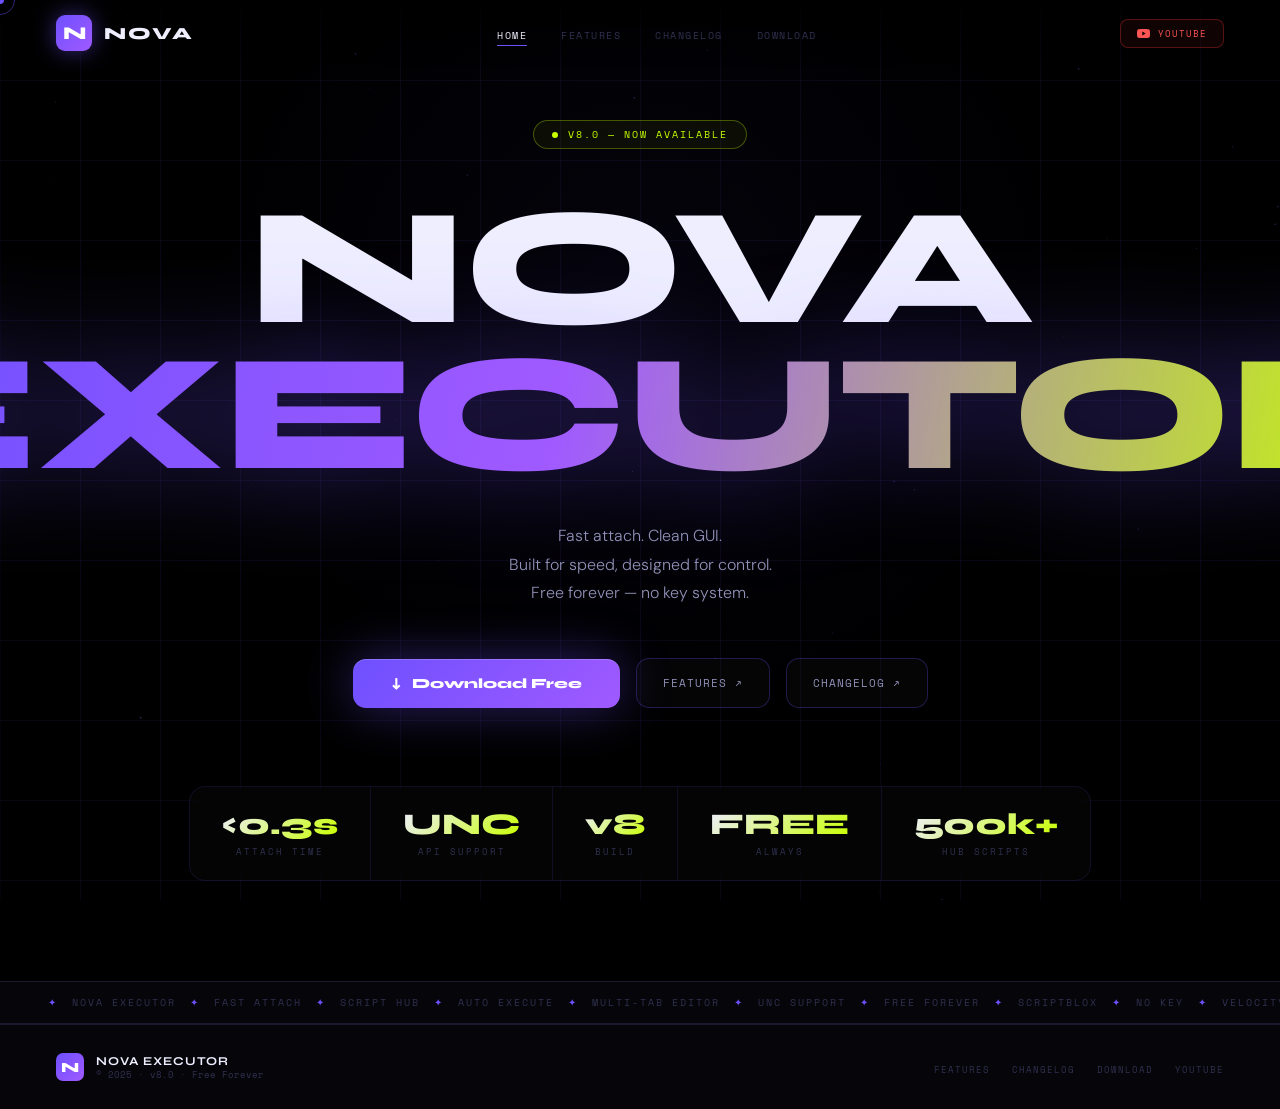
<file: index.html>
<!DOCTYPE html>
<html lang="en">
<head>
<meta charset="UTF-8"><meta name="viewport" content="width=device-width,initial-scale=1.0">
<title>Nova Executor — Home</title>
<link rel="stylesheet" href="style.css">
<style>
#hero{min-height:100vh;display:flex;flex-direction:column;align-items:center;justify-content:center;text-align:center;padding:120px 24px 100px;overflow:hidden}
.hbadge{display:inline-flex;align-items:center;gap:10px;border:1px solid rgba(200,255,0,.3);border-radius:100px;padding:6px 18px;margin-bottom:46px;font-family:'Space Mono',monospace;font-size:10px;color:var(--accy);letter-spacing:2px;text-transform:uppercase;background:rgba(200,255,0,.05);animation:fadeDown .8s ease both}
.bl{width:6px;height:6px;border-radius:50%;background:var(--accy);animation:blink 1.4s ease infinite;flex-shrink:0}
.htitle{font-family:'Syne',sans-serif;font-size:clamp(70px,13vw,168px);font-weight:800;line-height:.88;letter-spacing:-2px;animation:fadeUp .8s .1s ease both}
.htitle .t1{display:block;color:var(--text)}
.htitle .t2{display:block;background:linear-gradient(100deg,var(--acc) 0%,var(--acch) 45%,var(--accy) 100%);-webkit-background-clip:text;-webkit-text-fill-color:transparent;filter:drop-shadow(0 0 55px rgba(110,80,255,.45))}
.hsub{max-width:460px;margin:34px auto 50px;font-size:16px;font-weight:300;color:var(--text2);line-height:1.8;animation:fadeUp .8s .2s ease both}
.hacts{display:flex;align-items:center;gap:16px;flex-wrap:wrap;justify-content:center;animation:fadeUp .8s .3s ease both}
.hstats{display:flex;margin-top:78px;border:1px solid var(--b);border-radius:16px;overflow:hidden;background:rgba(255,255,255,.015);animation:fadeUp .8s .4s ease both;backdrop-filter:blur(12px)}
.hs{flex:1;padding:22px 32px;text-align:center;border-right:1px solid var(--b);transition:background .25s}
.hs:last-child{border-right:none}
.hs:hover{background:rgba(110,80,255,.07)}
.hsv{font-family:'Syne',sans-serif;font-size:30px;font-weight:800;background:linear-gradient(135deg,var(--text),var(--accy));-webkit-background-clip:text;-webkit-text-fill-color:transparent;line-height:1}
.hsl{font-family:'Space Mono',monospace;font-size:9px;color:var(--muted);letter-spacing:2px;text-transform:uppercase;margin-top:6px}
</style>
</head>
<body>
<canvas id="bgc"></canvas>
<div id="cd"></div><div id="cr"></div>

<nav id="nav">
  <a href="welcome.html" class="nl"><div class="nn">N</div><span class="nw">Nova</span></a>
  <ul class="nlinks">
    <li><a href="index.html">Home</a></li>
    <li><a href="features.html">Features</a></li>
    <li><a href="changelog.html">Changelog</a></li>
    <li><a href="download.html">Download</a></li>
  </ul>
  <a href="https://www.youtube.com/@Lmaosbros" target="_blank" rel="noopener" class="nyt">
    <svg width="13" height="13" viewBox="0 0 24 24"><path d="M23.5 6.2a3 3 0 0 0-2.1-2.1C19.5 3.5 12 3.5 12 3.5s-7.5 0-9.4.6A3 3 0 0 0 .5 6.2 31 31 0 0 0 0 12a31 31 0 0 0 .5 5.8 3 3 0 0 0 2.1 2.1c1.9.6 9.4.6 9.4.6s7.5 0 9.4-.6a3 3 0 0 0 2.1-2.1A31 31 0 0 0 24 12a31 31 0 0 0-.5-5.8zM9.75 15.5V8.5l6.25 3.5-6.25 3.5z" fill="currentColor"/></svg>
    YouTube
  </a>
</nav>

<section id="hero">
  <div class="hbadge"><span class="bl"></span><span>v8.0 — Now Available</span></div>
  <h1 class="htitle"><span class="t1">NOVA</span><span class="t2">EXECUTOR</span></h1>
  <p class="hsub">Fast attach. Clean GUI.<br>Built for speed, designed for control.<br>Free forever — no key system.</p>
  <div class="hacts">
    <a href="download.html" class="bdl"><span>↓</span><span>Download Free</span></a>
    <a href="features.html" class="bol">Features ↗</a>
    <a href="changelog.html" class="bol">Changelog ↗</a>
  </div>
  <div class="hstats rv">
    <div class="hs"><div class="hsv">&lt;0.3s</div><div class="hsl">Attach Time</div></div>
    <div class="hs"><div class="hsv">UNC</div><div class="hsl">API Support</div></div>
    <div class="hs"><div class="hsv">v8</div><div class="hsl">Build</div></div>
    <div class="hs"><div class="hsv">FREE</div><div class="hsl">Always</div></div>
    <div class="hs"><div class="hsv">500k+</div><div class="hsl">Hub Scripts</div></div>
  </div>
</section>

<div class="tw"><div class="tt">
  <div class="ti"><span class="s">✦</span>Nova Executor<span class="s">✦</span>Fast Attach<span class="s">✦</span>Script Hub<span class="s">✦</span>Auto Execute<span class="s">✦</span>Multi-Tab Editor<span class="s">✦</span>UNC Support<span class="s">✦</span>Free Forever<span class="s">✦</span>ScriptBlox<span class="s">✦</span>No Key<span class="s">✦</span>VelocityAPI<span class="s">✦</span>weao.gg</div>
  <div class="ti"><span class="s">✦</span>Nova Executor<span class="s">✦</span>Fast Attach<span class="s">✦</span>Script Hub<span class="s">✦</span>Auto Execute<span class="s">✦</span>Multi-Tab Editor<span class="s">✦</span>UNC Support<span class="s">✦</span>Free Forever<span class="s">✦</span>ScriptBlox<span class="s">✦</span>No Key<span class="s">✦</span>VelocityAPI<span class="s">✦</span>weao.gg</div>
</div></div>

<footer>
  <div class="fl"><div class="fn2">N</div><div><div class="fname2">NOVA EXECUTOR</div><div class="fcopy">© 2025 · v8.0 · Free Forever</div></div></div>
  <ul class="flinks">
    <li><a href="features.html">Features</a></li>
    <li><a href="changelog.html">Changelog</a></li>
    <li><a href="download.html">Download</a></li>
    <li><a href="https://www.youtube.com/@Lmaosbros" target="_blank">YouTube</a></li>
  </ul>
</footer>
<script src="app.js"></script>
</body>
</html>
</file>
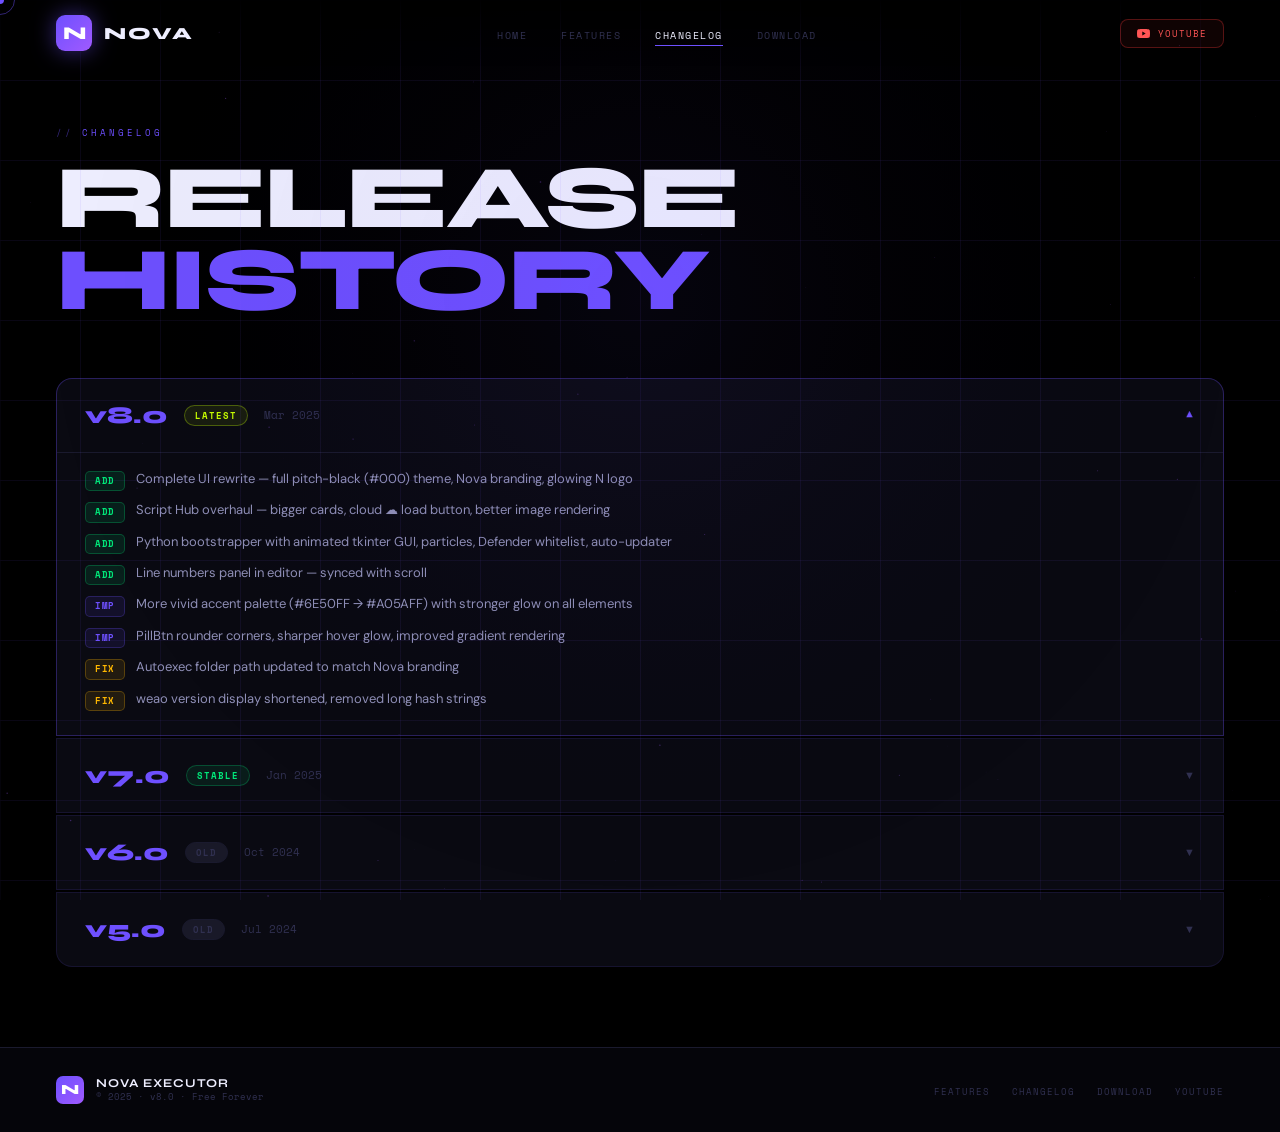
<file: changelog.html>
<!DOCTYPE html>
<html lang="en">
<head>
<meta charset="UTF-8"><meta name="viewport" content="width=device-width,initial-scale=1.0">
<title>Nova Executor — Changelog</title>
<link rel="stylesheet" href="style.css">
<style>
.clist{display:flex;flex-direction:column;gap:2px;margin-top:56px}
.ce{border:1px solid var(--b);background:var(--bg2);overflow:hidden;transition:border-color .2s}
.ce:first-child{border-radius:16px 16px 0 0}.ce:last-child{border-radius:0 0 16px 16px}
.ce.open{border-color:rgba(110,80,255,.32)}
.ceh{display:flex;align-items:center;justify-content:space-between;padding:22px 28px;cursor:none;transition:background .2s}
.ceh:hover{background:rgba(110,80,255,.04)}
.cel{display:flex;align-items:center;gap:16px}
.cev{font-family:'Syne',sans-serif;font-size:24px;font-weight:800;color:var(--acc);min-width:70px}
.chip{padding:3px 10px;border-radius:100px;font-family:'Space Mono',monospace;font-size:9px;font-weight:700;letter-spacing:1px;text-transform:uppercase;border:1px solid}
.chip.la{background:rgba(200,255,0,.08);color:var(--accy);border-color:rgba(200,255,0,.3)}
.chip.st{background:rgba(0,232,122,.08);color:var(--green);border-color:rgba(0,232,122,.25)}
.chip.ol{background:rgba(60,60,90,.3);color:var(--muted);border-color:var(--dim)}
.ced{font-family:'Space Mono',monospace;font-size:11px;color:var(--muted)}
.chev{color:var(--muted);font-size:11px;transition:transform .3s}
.ce.open .chev{transform:rotate(180deg);color:var(--acc)}
.cb{max-height:0;overflow:hidden;transition:max-height .45s ease}
.ce.open .cb{max-height:700px}
.cbi{padding:0 28px 24px;border-top:1px solid var(--dim)}
.cch{display:flex;flex-direction:column;gap:9px;margin-top:16px}
.cc{display:flex;align-items:flex-start;gap:11px;font-size:13px;color:var(--text2);line-height:1.6}
.ct{padding:2px 9px;border-radius:5px;font-size:9px;font-weight:700;font-family:'Space Mono',monospace;letter-spacing:.5px;flex-shrink:0;margin-top:2px;border:1px solid}
.ct.add{background:rgba(0,232,122,.1);color:var(--green);border-color:rgba(0,232,122,.25)}
.ct.fix{background:rgba(255,184,0,.1);color:var(--gold);border-color:rgba(255,184,0,.25)}
.ct.imp{background:rgba(110,80,255,.1);color:var(--acc);border-color:rgba(110,80,255,.25)}
.ct.rem{background:rgba(255,59,92,.1);color:var(--red);border-color:rgba(255,59,92,.25)}
</style>
</head>
<body>
<canvas id="bgc"></canvas>
<div id="cd"></div><div id="cr"></div>
<nav id="nav">
  <a href="welcome.html" class="nl"><div class="nn">N</div><span class="nw">Nova</span></a>
  <ul class="nlinks">
    <li><a href="index.html">Home</a></li>
    <li><a href="features.html">Features</a></li>
    <li><a href="changelog.html">Changelog</a></li>
    <li><a href="download.html">Download</a></li>
  </ul>
  <a href="https://www.youtube.com/@Lmaosbros" target="_blank" rel="noopener" class="nyt">
    <svg width="13" height="13" viewBox="0 0 24 24"><path d="M23.5 6.2a3 3 0 0 0-2.1-2.1C19.5 3.5 12 3.5 12 3.5s-7.5 0-9.4.6A3 3 0 0 0 .5 6.2 31 31 0 0 0 0 12a31 31 0 0 0 .5 5.8 3 3 0 0 0 2.1 2.1c1.9.6 9.4.6 9.4.6s7.5 0 9.4-.6a3 3 0 0 0 2.1-2.1A31 31 0 0 0 24 12a31 31 0 0 0-.5-5.8zM9.75 15.5V8.5l6.25 3.5-6.25 3.5z" fill="currentColor"/></svg>
    YouTube
  </a>
</nav>

<div class="page-wrap">
  <div class="ey rv">Changelog</div>
  <h1 class="page-title rv">RELEASE<br><span>HISTORY</span></h1>

  <div class="clist rv">
    <div class="ce open">
      <div class="ceh"><div class="cel"><div class="cev">v8.0</div><span class="chip la">Latest</span><span class="ced">Mar 2025</span></div><span class="chev">▼</span></div>
      <div class="cb"><div class="cbi"><div class="cch">
        <div class="cc"><span class="ct add">ADD</span><span>Complete UI rewrite — full pitch-black (#000) theme, Nova branding, glowing N logo</span></div>
        <div class="cc"><span class="ct add">ADD</span><span>Script Hub overhaul — bigger cards, cloud ☁ load button, better image rendering</span></div>
        <div class="cc"><span class="ct add">ADD</span><span>Python bootstrapper with animated tkinter GUI, particles, Defender whitelist, auto-updater</span></div>
        <div class="cc"><span class="ct add">ADD</span><span>Line numbers panel in editor — synced with scroll</span></div>
        <div class="cc"><span class="ct imp">IMP</span><span>More vivid accent palette (#6E50FF → #A05AFF) with stronger glow on all elements</span></div>
        <div class="cc"><span class="ct imp">IMP</span><span>PillBtn rounder corners, sharper hover glow, improved gradient rendering</span></div>
        <div class="cc"><span class="ct fix">FIX</span><span>Autoexec folder path updated to match Nova branding</span></div>
        <div class="cc"><span class="ct fix">FIX</span><span>weao version display shortened, removed long hash strings</span></div>
      </div></div></div>
    </div>
    <div class="ce">
      <div class="ceh"><div class="cel"><div class="cev">v7.0</div><span class="chip st">Stable</span><span class="ced">Jan 2025</span></div><span class="chev">▼</span></div>
      <div class="cb"><div class="cbi"><div class="cch">
        <div class="cc"><span class="ct add">ADD</span><span>Script Hub with live ScriptBlox.com API — Trending &amp; Latest tabs</span></div>
        <div class="cc"><span class="ct add">ADD</span><span>Multi-tab system with close/add buttons and script persistence</span></div>
        <div class="cc"><span class="ct add">ADD</span><span>Animated toast notification system (fade in/out, colored variants)</span></div>
        <div class="cc"><span class="ct add">ADD</span><span>weao.gg version check — compares local Roblox build against live API</span></div>
        <div class="cc"><span class="ct fix">FIX</span><span>ScriptCard image loading race condition resolved</span></div>
      </div></div></div>
    </div>
    <div class="ce">
      <div class="ceh"><div class="cel"><div class="cev">v6.0</div><span class="chip ol">Old</span><span class="ced">Oct 2024</span></div><span class="chev">▼</span></div>
      <div class="cb"><div class="cbi"><div class="cch">
        <div class="cc"><span class="ct add">ADD</span><span>Auto Executor — folder watcher runs scripts automatically on every inject</span></div>
        <div class="cc"><span class="ct add">ADD</span><span>Settings page with animated toggle switches</span></div>
        <div class="cc"><span class="ct imp">IMP</span><span>Sidebar navigation with animated active indicator</span></div>
        <div class="cc"><span class="ct fix">FIX</span><span>Window drag behavior while maximized</span></div>
      </div></div></div>
    </div>
    <div class="ce">
      <div class="ceh"><div class="cel"><div class="cev">v5.0</div><span class="chip ol">Old</span><span class="ced">Jul 2024</span></div><span class="chev">▼</span></div>
      <div class="cb"><div class="cbi"><div class="cch">
        <div class="cc"><span class="ct add">ADD</span><span>Maximize/restore with double-click title bar</span></div>
        <div class="cc"><span class="ct add">ADD</span><span>Custom resize grip in bottom-right corner</span></div>
        <div class="cc"><span class="ct rem">REM</span><span>Legacy injection replaced with VelocityAPI v2</span></div>
      </div></div></div>
    </div>
  </div>
</div>

<footer>
  <div class="fl"><div class="fn2">N</div><div><div class="fname2">NOVA EXECUTOR</div><div class="fcopy">© 2025 · v8.0 · Free Forever</div></div></div>
  <ul class="flinks">
    <li><a href="features.html">Features</a></li>
    <li><a href="changelog.html">Changelog</a></li>
    <li><a href="download.html">Download</a></li>
    <li><a href="https://www.youtube.com/@Lmaosbros" target="_blank">YouTube</a></li>
  </ul>
</footer>
<script src="app.js"></script>
</body>
</html>
</file>
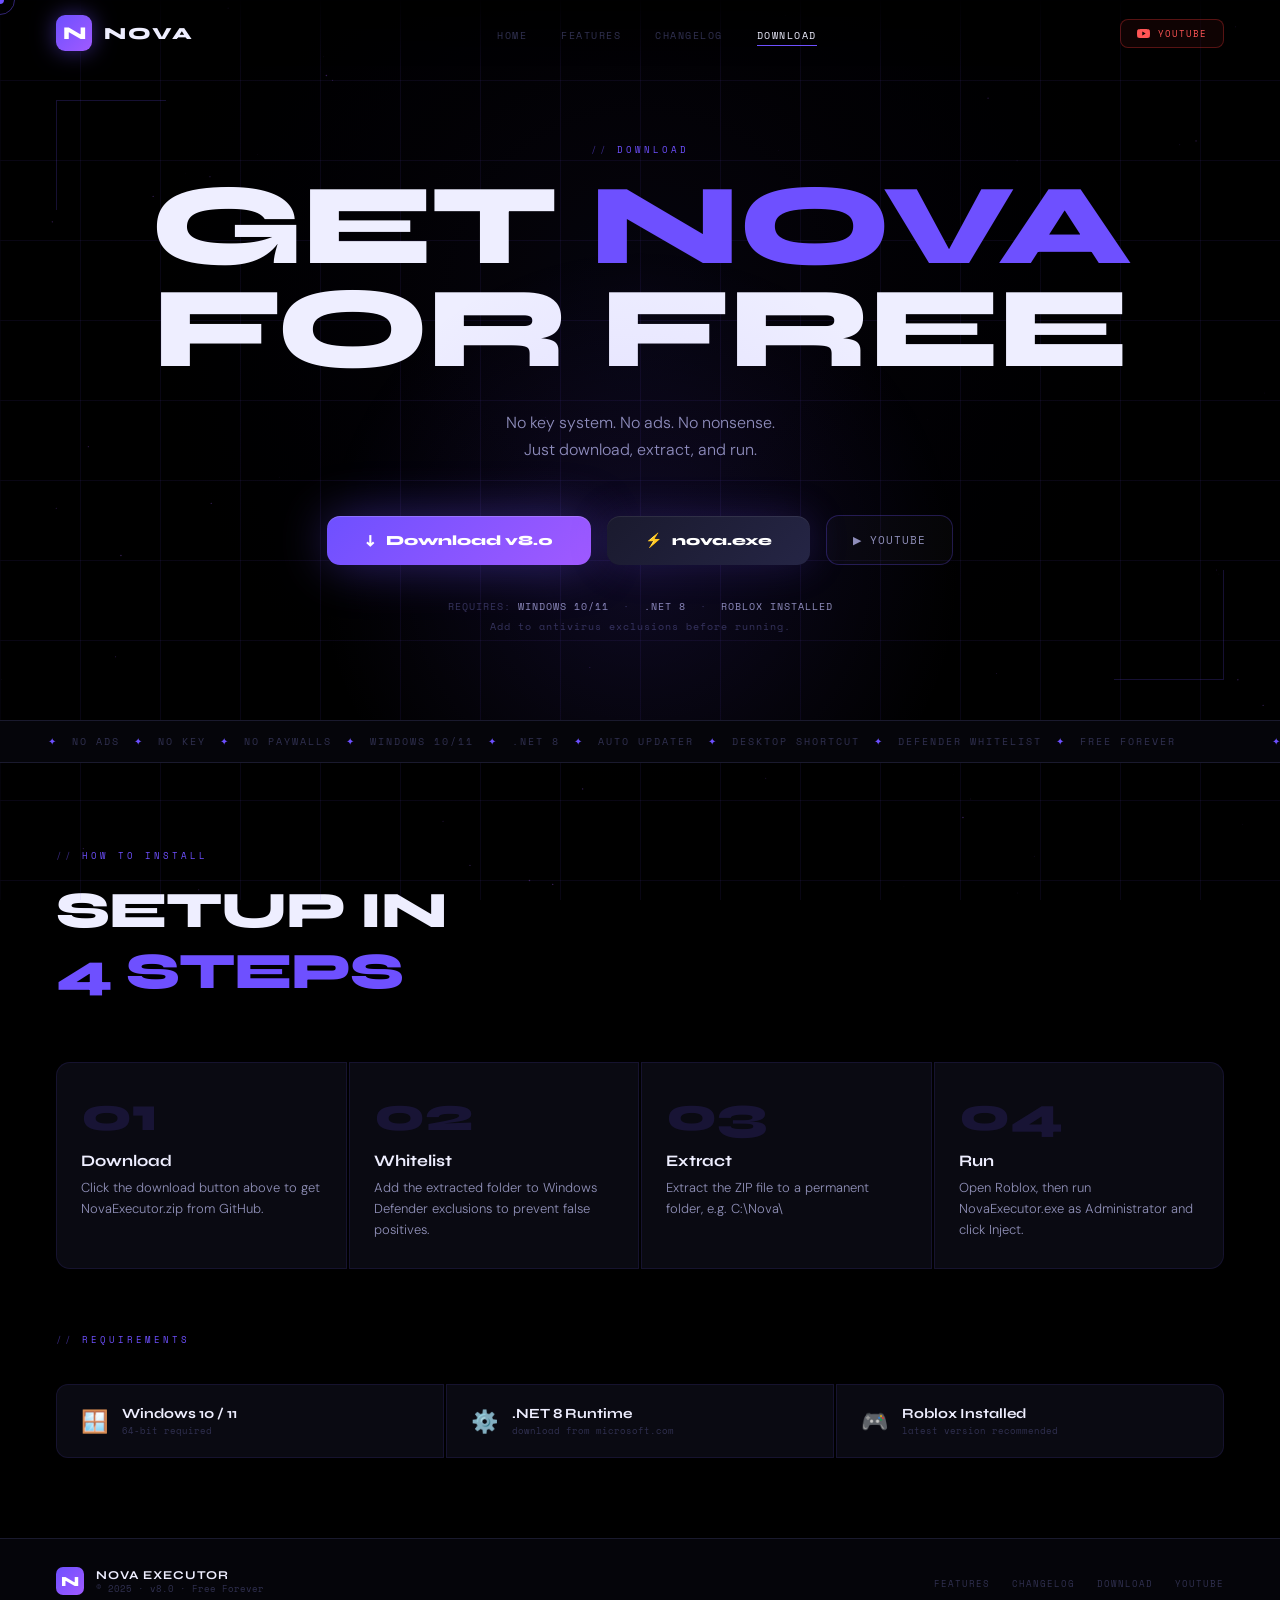
<file: download.html>
<!DOCTYPE html>
<html lang="en">
<head>
<meta charset="UTF-8"><meta name="viewport" content="width=device-width,initial-scale=1.0">
<title>Nova Executor — Download</title>
<link rel="stylesheet" href="style.css">
<style>
.dl-hero{min-height:80vh;display:flex;flex-direction:column;align-items:center;justify-content:center;text-align:center;padding:140px 24px 80px;position:relative;overflow:hidden}
.dl-glow{position:absolute;bottom:-200px;left:50%;transform:translateX(-50%);width:700px;height:700px;border-radius:50%;background:radial-gradient(ellipse,rgba(110,80,255,.12) 0%,transparent 65%);pointer-events:none}
.dtl{position:absolute;top:100px;left:56px;width:110px;height:110px;border:1px solid rgba(110,80,255,.2);border-right:none;border-bottom:none;pointer-events:none}
.dbr{position:absolute;bottom:40px;right:56px;width:110px;height:110px;border:1px solid rgba(110,80,255,.2);border-left:none;border-top:none;pointer-events:none}
.dbig{font-family:'Syne',sans-serif;font-size:clamp(52px,9vw,118px);font-weight:800;letter-spacing:-2px;line-height:.9;margin-bottom:28px}
.dbig span{color:var(--acc)}
.dsub{font-size:16px;color:var(--text2);margin-bottom:52px;font-weight:300;max-width:420px;margin-left:auto;margin-right:auto;line-height:1.7}
.dacts{display:flex;align-items:center;justify-content:center;gap:16px;flex-wrap:wrap;margin-bottom:32px}
.dnote{font-family:'Space Mono',monospace;font-size:10px;color:var(--muted);letter-spacing:1px;line-height:2}
.dnote span{color:var(--text2)}

/* STEPS */
.steps{display:grid;grid-template-columns:repeat(4,1fr);gap:2px;margin:60px 0 0}
.step{background:var(--bg2);border:1px solid var(--b);padding:28px 24px;position:relative;transition:all .3s}
.step:first-child{border-radius:14px 0 0 14px}
.step:last-child{border-radius:0 14px 14px 0}
.step:hover{border-color:var(--b2);background:var(--bg3)}
.step-num{font-family:'Syne',sans-serif;font-size:48px;font-weight:800;color:rgba(110,80,255,.15);line-height:1;margin-bottom:12px}
.step-title{font-family:'Syne',sans-serif;font-size:16px;font-weight:700;color:var(--text);margin-bottom:8px}
.step-desc{font-size:13px;color:var(--text2);line-height:1.6;font-weight:300}

/* REQUIRES */
.req-grid{display:grid;grid-template-columns:repeat(3,1fr);gap:2px;margin-top:20px}
.req{background:var(--bg2);border:1px solid var(--b);padding:20px 24px;display:flex;align-items:center;gap:14px;transition:all .2s}
.req:first-child{border-radius:12px 0 0 12px}
.req:last-child{border-radius:0 12px 12px 0}
.req:hover{border-color:var(--b2)}
.req-ico{font-size:22px;flex-shrink:0}
.req-name{font-family:'Syne',sans-serif;font-size:14px;font-weight:700;color:var(--text)}
.req-sub{font-family:'Space Mono',monospace;font-size:9px;color:var(--muted);margin-top:2px}

@media(max-width:880px){.steps,.req-grid{grid-template-columns:1fr}.step:first-child,.step:last-child,.req:first-child,.req:last-child{border-radius:12px}}
</style>
</head>
<body>
<canvas id="bgc"></canvas>
<div id="cd"></div><div id="cr"></div>
<nav id="nav">
  <a href="welcome.html" class="nl"><div class="nn">N</div><span class="nw">Nova</span></a>
  <ul class="nlinks">
    <li><a href="index.html">Home</a></li>
    <li><a href="features.html">Features</a></li>
    <li><a href="changelog.html">Changelog</a></li>
    <li><a href="download.html">Download</a></li>
  </ul>
  <a href="https://www.youtube.com/@Lmaosbros" target="_blank" rel="noopener" class="nyt">
    <svg width="13" height="13" viewBox="0 0 24 24"><path d="M23.5 6.2a3 3 0 0 0-2.1-2.1C19.5 3.5 12 3.5 12 3.5s-7.5 0-9.4.6A3 3 0 0 0 .5 6.2 31 31 0 0 0 0 12a31 31 0 0 0 .5 5.8 3 3 0 0 0 2.1 2.1c1.9.6 9.4.6 9.4.6s7.5 0 9.4-.6a3 3 0 0 0 2.1-2.1A31 31 0 0 0 24 12a31 31 0 0 0-.5-5.8zM9.75 15.5V8.5l6.25 3.5-6.25 3.5z" fill="currentColor"/></svg>
    YouTube
  </a>
</nav>

<div class="dl-hero">
  <div class="dl-glow"></div><div class="dtl"></div><div class="dbr"></div>
  <div class="ey rv" style="justify-content:center">Download</div>
  <h1 class="dbig rv">GET <span>NOVA</span><br>FOR FREE</h1>
  <p class="dsub rv">No key system. No ads. No nonsense.<br>Just download, extract, and run.</p>
  <div class="dacts rv">
    <a href="https://github.com/novaaexecutor/novaexecutor/raw/refs/heads/main/NovaExecutor.zip" class="bdl"><span>↓</span><span>Download v8.0</span></a>
    <a href="https://github.com/novaaexecutor/novaexecutor/raw/refs/heads/main/nova.exe" class="bdl" style="background:linear-gradient(135deg,#1a1a2e,#252545);box-shadow:0 0 40px rgba(110,80,255,.2),inset 0 1px 0 rgba(255,255,255,.08)"><span>⚡</span><span>nova.exe</span></a>
    <a href="https://www.youtube.com/@Lmaosbros" target="_blank" rel="noopener" class="bol">▶ YouTube</a>
  </div>
  <div class="dnote rv">REQUIRES: <span>WINDOWS 10/11</span> &nbsp;·&nbsp; <span>.NET 8</span> &nbsp;·&nbsp; <span>ROBLOX INSTALLED</span><br>Add to antivirus exclusions before running.</div>
</div>

<div class="tw"><div class="tt tr">
  <div class="ti"><span class="s">✦</span>No Ads<span class="s">✦</span>No Key<span class="s">✦</span>No Paywalls<span class="s">✦</span>Windows 10/11<span class="s">✦</span>.NET 8<span class="s">✦</span>Auto Updater<span class="s">✦</span>Desktop Shortcut<span class="s">✦</span>Defender Whitelist<span class="s">✦</span>Free Forever</div>
  <div class="ti"><span class="s">✦</span>No Ads<span class="s">✦</span>No Key<span class="s">✦</span>No Paywalls<span class="s">✦</span>Windows 10/11<span class="s">✦</span>.NET 8<span class="s">✦</span>Auto Updater<span class="s">✦</span>Desktop Shortcut<span class="s">✦</span>Defender Whitelist<span class="s">✦</span>Free Forever</div>
</div></div>

<!-- INSTALL STEPS -->
<div class="page-wrap" style="padding-top:80px">
  <div class="ey rv">How to install</div>
  <h2 class="rv" style="font-family:'Syne',sans-serif;font-size:clamp(32px,4vw,56px);font-weight:800;letter-spacing:-1px;margin-bottom:0">SETUP IN<br><span style="color:var(--acc)">4 STEPS</span></h2>
  <div class="steps rv">
    <div class="step"><div class="step-num">01</div><div class="step-title">Download</div><div class="step-desc">Click the download button above to get NovaExecutor.zip from GitHub.</div></div>
    <div class="step"><div class="step-num">02</div><div class="step-title">Whitelist</div><div class="step-desc">Add the extracted folder to Windows Defender exclusions to prevent false positives.</div></div>
    <div class="step"><div class="step-num">03</div><div class="step-title">Extract</div><div class="step-desc">Extract the ZIP file to a permanent folder, e.g. C:\Nova\</div></div>
    <div class="step"><div class="step-num">04</div><div class="step-title">Run</div><div class="step-desc">Open Roblox, then run NovaExecutor.exe as Administrator and click Inject.</div></div>
  </div>

  <!-- REQUIREMENTS -->
  <div class="ey rv" style="margin-top:64px">Requirements</div>
  <div class="req-grid rv">
    <div class="req"><div class="req-ico">🪟</div><div><div class="req-name">Windows 10 / 11</div><div class="req-sub">64-bit required</div></div></div>
    <div class="req"><div class="req-ico">⚙️</div><div><div class="req-name">.NET 8 Runtime</div><div class="req-sub">download from microsoft.com</div></div></div>
    <div class="req"><div class="req-ico">🎮</div><div><div class="req-name">Roblox Installed</div><div class="req-sub">latest version recommended</div></div></div>
  </div>
</div>

<footer>
  <div class="fl"><div class="fn2">N</div><div><div class="fname2">NOVA EXECUTOR</div><div class="fcopy">© 2025 · v8.0 · Free Forever</div></div></div>
  <ul class="flinks">
    <li><a href="features.html">Features</a></li>
    <li><a href="changelog.html">Changelog</a></li>
    <li><a href="download.html">Download</a></li>
    <li><a href="https://www.youtube.com/@Lmaosbros" target="_blank">YouTube</a></li>
  </ul>
</footer>
<script src="app.js"></script>
</body>
</html>
</file>
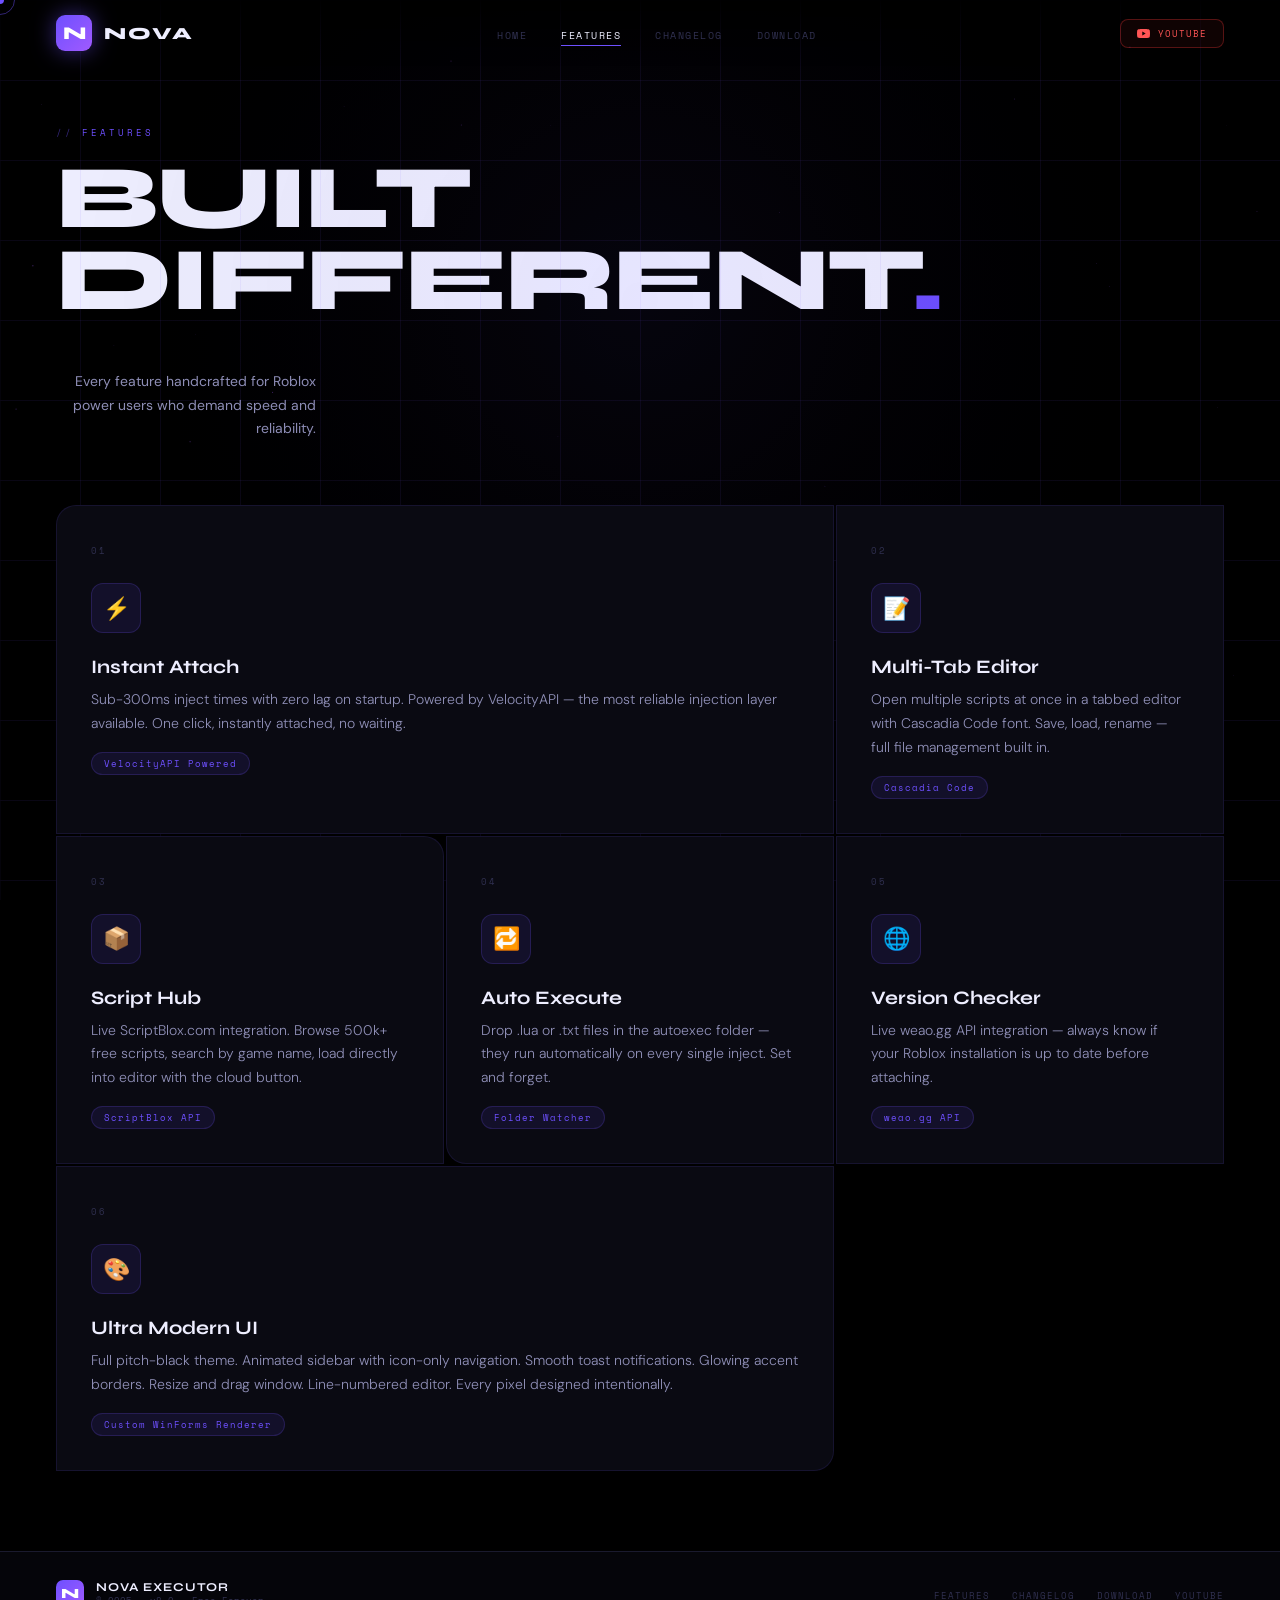
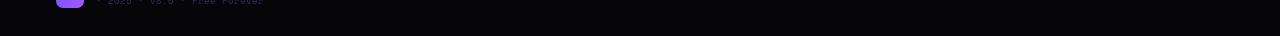
<file: features.html>
<!DOCTYPE html>
<html lang="en">
<head>
<meta charset="UTF-8"><meta name="viewport" content="width=device-width,initial-scale=1.0">
<title>Nova Executor — Features</title>
<link rel="stylesheet" href="style.css">
<style>
.fg{display:grid;grid-template-columns:repeat(3,1fr);gap:2px;margin-top:64px}
.fc{position:relative;overflow:hidden;background:var(--bg2);border:1px solid var(--b);padding:38px 34px 34px;cursor:none;transition:border-color .3s,transform .4s cubic-bezier(.22,1,.36,1),box-shadow .4s}
.fc:nth-child(1){border-radius:20px 0 0 0}.fc:nth-child(3){border-radius:0 20px 0 0}
.fc:nth-child(4){border-radius:0 0 0 20px}.fc:nth-child(6){border-radius:0 0 20px 0}
.fc.w{grid-column:span 2}
.fc::before{content:'';position:absolute;inset:0;background:radial-gradient(ellipse at var(--mx,50%) var(--my,50%),rgba(110,80,255,.13) 0%,transparent 60%);opacity:0;transition:opacity .4s;pointer-events:none}
.fc:hover{border-color:rgba(110,80,255,.38);box-shadow:0 18px 70px rgba(0,0,0,.6);transform:translateY(-4px) scale(1.005)}
.fc:hover::before{opacity:1}
.fc::after{content:'';position:absolute;top:0;left:0;width:55px;height:3px;background:linear-gradient(90deg,var(--acc),transparent);transform:scaleX(0);transform-origin:left;transition:transform .35s}
.fc:hover::after{transform:scaleX(1)}
.fn{font-family:'Space Mono',monospace;font-size:9px;color:var(--muted);letter-spacing:2px;margin-bottom:26px}
.fi2{width:50px;height:50px;border-radius:12px;background:rgba(110,80,255,.1);border:1px solid rgba(110,80,255,.2);display:flex;align-items:center;justify-content:center;font-size:22px;margin-bottom:22px;transition:all .3s}
.fc:hover .fi2{background:rgba(110,80,255,.22);box-shadow:0 0 26px rgba(110,80,255,.35);transform:scale(1.1)}
.fname{font-family:'Syne',sans-serif;font-size:19px;font-weight:700;margin-bottom:10px;color:var(--text)}
.fdesc{font-size:14px;color:var(--text2);line-height:1.7;font-weight:300}
.ftag{display:inline-block;margin-top:16px;padding:4px 12px;border-radius:100px;font-family:'Space Mono',monospace;font-size:9px;letter-spacing:1px;background:rgba(110,80,255,.1);color:var(--acc);border:1px solid rgba(110,80,255,.2)}
@media(max-width:880px){.fg{grid-template-columns:1fr}.fc.w,.fc:nth-child(1),.fc:nth-child(3),.fc:nth-child(4),.fc:nth-child(6){grid-column:span 1;border-radius:12px}}
</style>
</head>
<body>
<canvas id="bgc"></canvas>
<div id="cd"></div><div id="cr"></div>
<nav id="nav">
  <a href="welcome.html" class="nl"><div class="nn">N</div><span class="nw">Nova</span></a>
  <ul class="nlinks">
    <li><a href="index.html">Home</a></li>
    <li><a href="features.html">Features</a></li>
    <li><a href="changelog.html">Changelog</a></li>
    <li><a href="download.html">Download</a></li>
  </ul>
  <a href="https://www.youtube.com/@Lmaosbros" target="_blank" rel="noopener" class="nyt">
    <svg width="13" height="13" viewBox="0 0 24 24"><path d="M23.5 6.2a3 3 0 0 0-2.1-2.1C19.5 3.5 12 3.5 12 3.5s-7.5 0-9.4.6A3 3 0 0 0 .5 6.2 31 31 0 0 0 0 12a31 31 0 0 0 .5 5.8 3 3 0 0 0 2.1 2.1c1.9.6 9.4.6 9.4.6s7.5 0 9.4-.6a3 3 0 0 0 2.1-2.1A31 31 0 0 0 24 12a31 31 0 0 0-.5-5.8zM9.75 15.5V8.5l6.25 3.5-6.25 3.5z" fill="currentColor"/></svg>
    YouTube
  </a>
</nav>

<div class="page-wrap">
  <div class="ey rvl">Features</div>
  <div style="display:flex;align-items:flex-end;justify-content:space-between;flex-wrap:wrap;gap:24px">
    <h1 class="page-title rvl">BUILT<br>DIFFERENT<span>.</span></h1>
    <p class="rvr" style="font-size:14px;color:var(--text2);max-width:260px;line-height:1.7;text-align:right">Every feature handcrafted for Roblox power users who demand speed and reliability.</p>
  </div>
  <div class="fg">
    <div class="fc w rv"><div class="fn">01</div><div class="fi2">⚡</div><div class="fname">Instant Attach</div><div class="fdesc">Sub-300ms inject times with zero lag on startup. Powered by VelocityAPI — the most reliable injection layer available. One click, instantly attached, no waiting.</div><span class="ftag">VelocityAPI Powered</span></div>
    <div class="fc rv"><div class="fn">02</div><div class="fi2">📝</div><div class="fname">Multi-Tab Editor</div><div class="fdesc">Open multiple scripts at once in a tabbed editor with Cascadia Code font. Save, load, rename — full file management built in.</div><span class="ftag">Cascadia Code</span></div>
    <div class="fc rv"><div class="fn">03</div><div class="fi2">📦</div><div class="fname">Script Hub</div><div class="fdesc">Live ScriptBlox.com integration. Browse 500k+ free scripts, search by game name, load directly into editor with the cloud button.</div><span class="ftag">ScriptBlox API</span></div>
    <div class="fc rv"><div class="fn">04</div><div class="fi2">🔁</div><div class="fname">Auto Execute</div><div class="fdesc">Drop .lua or .txt files in the autoexec folder — they run automatically on every single inject. Set and forget.</div><span class="ftag">Folder Watcher</span></div>
    <div class="fc rv"><div class="fn">05</div><div class="fi2">🌐</div><div class="fname">Version Checker</div><div class="fdesc">Live weao.gg API integration — always know if your Roblox installation is up to date before attaching.</div><span class="ftag">weao.gg API</span></div>
    <div class="fc w rv"><div class="fn">06</div><div class="fi2">🎨</div><div class="fname">Ultra Modern UI</div><div class="fdesc">Full pitch-black theme. Animated sidebar with icon-only navigation. Smooth toast notifications. Glowing accent borders. Resize and drag window. Line-numbered editor. Every pixel designed intentionally.</div><span class="ftag">Custom WinForms Renderer</span></div>
  </div>
</div>

<footer>
  <div class="fl"><div class="fn2">N</div><div><div class="fname2">NOVA EXECUTOR</div><div class="fcopy">© 2025 · v8.0 · Free Forever</div></div></div>
  <ul class="flinks">
    <li><a href="features.html">Features</a></li>
    <li><a href="changelog.html">Changelog</a></li>
    <li><a href="download.html">Download</a></li>
    <li><a href="https://www.youtube.com/@Lmaosbros" target="_blank">YouTube</a></li>
  </ul>
</footer>
<script src="app.js"></script>
</body>
</html>
</file>
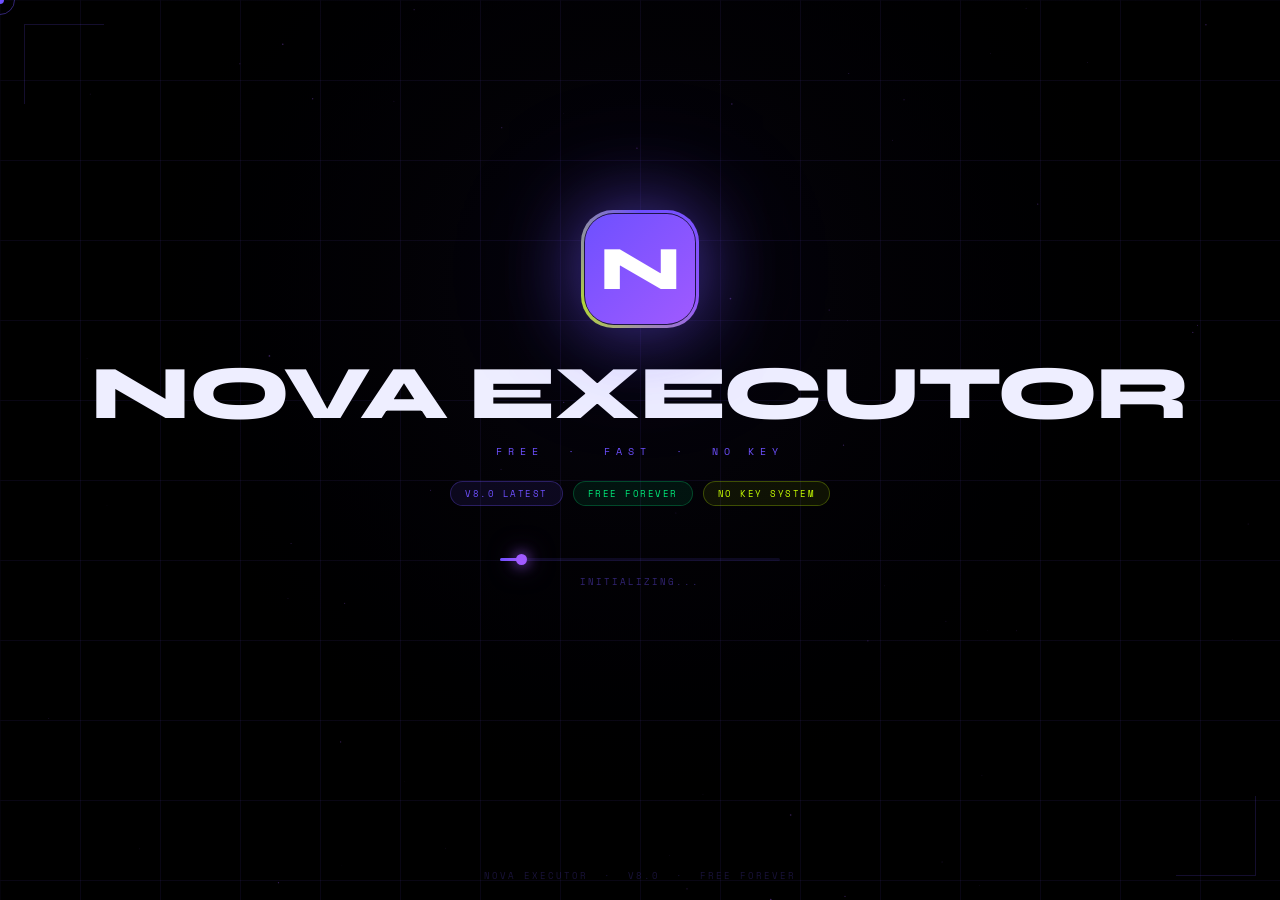
<file: welcome.html>
<!DOCTYPE html>
<html lang="en">
<head>
<meta charset="UTF-8"><meta name="viewport" content="width=device-width,initial-scale=1.0">
<title>Nova Executor</title>
<link rel="stylesheet" href="style.css">
<style>
html,body{overflow:hidden;height:100%}
.wrap{position:fixed;inset:0;z-index:10;display:flex;flex-direction:column;align-items:center;justify-content:center}
.logo-outer{position:relative;width:110px;height:110px;display:flex;align-items:center;justify-content:center}
.logo-ring{position:absolute;inset:-4px;border-radius:32px;background:conic-gradient(from 0deg,var(--acc),var(--acch),var(--accy),var(--acc));animation:spinRing 3s linear infinite;z-index:0}
.logo-inner{position:absolute;inset:-1px;border-radius:30px;background:#000;z-index:1}
.logo-box{position:relative;z-index:2;width:110px;height:110px;border-radius:28px;background:linear-gradient(135deg,var(--acc),var(--acch));display:flex;align-items:center;justify-content:center;font-family:'Syne',sans-serif;font-size:62px;font-weight:800;color:#fff;box-shadow:0 0 80px rgba(110,80,255,.65),0 0 160px rgba(110,80,255,.2);animation:popIn .9s cubic-bezier(.22,1,.36,1) both,glowPulse 3s 1s ease-in-out infinite}
.title{margin-top:32px;font-family:'Syne',sans-serif;font-size:clamp(44px,7vw,76px);font-weight:800;letter-spacing:-1.5px;color:#eeeeff;text-align:center;line-height:1;animation:fadeUp .8s .15s cubic-bezier(.22,1,.36,1) both}
.subtitle{margin-top:12px;font-family:'Space Mono',monospace;font-size:10px;letter-spacing:6px;color:var(--acc);text-transform:uppercase;text-align:center;animation:fadeUp .8s .25s cubic-bezier(.22,1,.36,1) both}
.chips{margin-top:22px;display:flex;gap:10px;flex-wrap:wrap;justify-content:center;animation:fadeUp .8s .32s cubic-bezier(.22,1,.36,1) both}
.chip{padding:5px 14px;border-radius:100px;font-family:'Space Mono',monospace;font-size:9px;letter-spacing:1.5px;text-transform:uppercase;border:1px solid}
.chip.a{background:rgba(110,80,255,.1);color:var(--acc);border-color:rgba(110,80,255,.3)}
.chip.b{background:rgba(0,232,122,.08);color:#00e87a;border-color:rgba(0,232,122,.25)}
.chip.c{background:rgba(200,255,0,.07);color:var(--accy);border-color:rgba(200,255,0,.25)}
.bar-wrap{margin-top:52px;width:280px;animation:fadeUp .8s .38s cubic-bezier(.22,1,.36,1) both}
.bar-track{height:3px;background:rgba(110,80,255,.12);border-radius:2px;position:relative}
.bar-fill{height:100%;background:linear-gradient(90deg,var(--acc),var(--acch));border-radius:2px;width:0%;transition:width .55s cubic-bezier(.4,0,.2,1);position:relative}
.bar-fill::after{content:'';position:absolute;right:-5px;top:-4px;width:11px;height:11px;border-radius:50%;background:var(--acch);box-shadow:0 0 14px var(--acch),0 0 28px rgba(160,90,255,.6)}
.bar-status{margin-top:14px;text-align:center;font-family:'Space Mono',monospace;font-size:9px;letter-spacing:2px;text-transform:uppercase;color:rgba(110,80,255,.45);transition:color .3s}
.enter-btn{margin-top:48px;display:inline-flex;align-items:center;gap:12px;padding:16px 48px;border-radius:14px;background:linear-gradient(135deg,var(--acc),var(--acch));color:#fff;font-family:'Syne',sans-serif;font-size:15px;font-weight:800;text-decoration:none;cursor:none;box-shadow:0 0 60px rgba(110,80,255,.5),inset 0 1px 0 rgba(255,255,255,.18);opacity:0;transform:translateY(22px) scale(.97);transition:opacity .5s,transform .5s,box-shadow .2s;pointer-events:none}
.enter-btn.show{opacity:1;transform:none;pointer-events:auto}
.enter-btn:hover{box-shadow:0 0 100px rgba(110,80,255,.85),inset 0 1px 0 rgba(255,255,255,.18);transform:translateY(-2px)}
.ver{position:fixed;bottom:18px;left:50%;transform:translateX(-50%);font-family:'Space Mono',monospace;font-size:9px;letter-spacing:2px;color:rgba(110,80,255,.22);text-transform:uppercase;z-index:11;white-space:nowrap}
@keyframes popIn{from{opacity:0;transform:scale(.55)}to{opacity:1;transform:scale(1)}}
@keyframes glowPulse{0%,100%{box-shadow:0 0 80px rgba(110,80,255,.65),0 0 160px rgba(110,80,255,.2)}50%{box-shadow:0 0 110px rgba(160,90,255,.9),0 0 220px rgba(110,80,255,.35)}}
</style>
</head>
<body>
<div id="cd"></div><div id="cr"></div>
<canvas id="bgc"></canvas>
<div class="c-tl"></div><div class="c-br"></div>

<div class="wrap">
  <div class="logo-outer">
    <div class="logo-ring"></div><div class="logo-inner"></div>
    <div class="logo-box">N</div>
  </div>
  <div class="title">NOVA EXECUTOR</div>
  <div class="subtitle">Free &nbsp;·&nbsp; Fast &nbsp;·&nbsp; No Key</div>
  <div class="chips">
    <span class="chip a">v8.0 Latest</span>
    <span class="chip b">Free Forever</span>
    <span class="chip c">No Key System</span>
  </div>
  <div class="bar-wrap">
    <div class="bar-track"><div class="bar-fill" id="bar"></div></div>
    <div class="bar-status" id="stxt">Initializing...</div>
  </div>
  <a href="index.html" class="enter-btn" id="ebtn">Enter Site <span>→</span></a>
</div>
<div class="ver">Nova Executor &nbsp;·&nbsp; v8.0 &nbsp;·&nbsp; Free Forever</div>

<script src="app.js"></script>
<script>
const bar=document.getElementById('bar'),stxt=document.getElementById('stxt'),ebtn=document.getElementById('ebtn');
const steps=[{p:8,t:'Initializing...'},{p:22,t:'Loading assets...'},{p:45,t:'Checking version...'},{p:68,t:'Almost ready...'},{p:88,t:'Finalizing...'},{p:100,t:'Ready!'}];
let si=0;
function ns(){
  if(si>=steps.length)return;
  const s=steps[si++];bar.style.width=s.p+'%';stxt.textContent=s.t;
  if(s.p===100){stxt.style.color='rgba(0,232,122,.7)';setTimeout(()=>ebtn.classList.add('show'),500);}
  else setTimeout(ns,380+Math.random()*280);
}
setTimeout(ns,600);
</script>
</body>
</html>
</file>
<file: style.css>
@import url('https://fonts.googleapis.com/css2?family=Syne:wght@700;800&family=Space+Mono:wght@400;700&family=DM+Sans:wght@300;400;500&display=swap');

*,*::before,*::after{box-sizing:border-box;margin:0;padding:0}
:root{
  --bg:#000;--bg1:#05050a;--bg2:#0a0a12;--bg3:#101018;--dim:#1a1a2e;
  --b:rgba(110,80,255,.12);--b2:rgba(110,80,255,.28);
  --acc:#6e50ff;--acch:#a05aff;--accy:#c8ff00;
  --text:#eeeeff;--text2:#9090b8;--muted:#303050;
  --green:#00e87a;--red:#ff3b5c;--gold:#ffb800;
}
html{scroll-behavior:smooth}
body{background:var(--bg);color:var(--text);font-family:'DM Sans',sans-serif;overflow-x:hidden;cursor:none;min-height:100vh}
::selection{background:rgba(110,80,255,.35)}
::-webkit-scrollbar{width:3px}
::-webkit-scrollbar-track{background:var(--bg)}
::-webkit-scrollbar-thumb{background:var(--acc);border-radius:2px}

/* CURSOR */
#cd{position:fixed;width:8px;height:8px;background:var(--acc);border-radius:50%;pointer-events:none;z-index:9999;transform:translate(-50%,-50%);mix-blend-mode:screen;transition:width .15s,height .15s,background .15s}
#cr{position:fixed;width:30px;height:30px;border:1.5px solid rgba(110,80,255,.45);border-radius:50%;pointer-events:none;z-index:9998;transform:translate(-50%,-50%)}
body.ch #cd{width:16px;height:16px;background:var(--acch)}
body.ch #cr{opacity:.35}

/* CANVAS BG */
#bgc{position:fixed;inset:0;width:100%;height:100%;pointer-events:none;z-index:0;opacity:.8}

/* NAV */
nav{position:fixed;top:0;left:0;right:0;z-index:500;display:flex;align-items:center;justify-content:space-between;padding:0 56px;height:66px;transition:all .3s;background:linear-gradient(to bottom,rgba(0,0,0,.9),transparent)}
nav.sc{background:rgba(0,0,0,.94)!important;backdrop-filter:blur(18px);border-bottom:1px solid rgba(110,80,255,.09)}
.nl{display:flex;align-items:center;gap:12px;text-decoration:none;cursor:none}
.nn{width:36px;height:36px;border-radius:9px;background:linear-gradient(135deg,var(--acc),var(--acch));display:flex;align-items:center;justify-content:center;font-family:'Syne',sans-serif;font-size:18px;font-weight:800;color:#fff;box-shadow:0 0 22px rgba(110,80,255,.5);transition:all .2s;flex-shrink:0}
.nl:hover .nn{box-shadow:0 0 44px rgba(110,80,255,.85);transform:scale(1.07)}
.nw{font-family:'Syne',sans-serif;font-size:17px;font-weight:800;letter-spacing:2px;color:var(--text);text-transform:uppercase}
.nlinks{display:flex;align-items:center;gap:34px;list-style:none}
.nlinks a{font-family:'Space Mono',monospace;font-size:10px;letter-spacing:1.5px;text-transform:uppercase;color:var(--muted);text-decoration:none;position:relative;transition:color .2s;cursor:none}
.nlinks a::after{content:'';position:absolute;bottom:-3px;left:0;right:0;height:1px;background:var(--acc);transform:scaleX(0);transform-origin:left;transition:transform .25s}
.nlinks a:hover,.nlinks a.act{color:var(--text)}
.nlinks a:hover::after,.nlinks a.act::after{transform:scaleX(1)}
.nyt{display:flex;align-items:center;gap:8px;padding:7px 16px;border-radius:8px;border:1px solid rgba(255,59,59,.3);color:#ff5555;font-family:'Space Mono',monospace;font-size:9px;letter-spacing:1px;text-transform:uppercase;text-decoration:none;cursor:none;background:rgba(255,59,59,.06);transition:all .2s}
.nyt:hover{border-color:#ff5555;background:rgba(255,59,59,.14);color:#ff8888}

/* SHARED ELEMENTS */
section{position:relative;z-index:2}
.ey{display:inline-flex;align-items:center;gap:8px;font-family:'Space Mono',monospace;font-size:9px;letter-spacing:3px;text-transform:uppercase;color:var(--acc);margin-bottom:18px}
.ey::before{content:'//';opacity:.5}
.page-wrap{max-width:1300px;margin:0 auto;padding:120px 56px 80px}
.page-title{font-family:'Syne',sans-serif;font-size:clamp(48px,7vw,96px);font-weight:800;letter-spacing:-2px;line-height:.92;margin-bottom:24px}
.page-title span{color:var(--acc)}

/* BUTTONS */
.bdl{position:relative;overflow:hidden;display:inline-flex;align-items:center;gap:10px;padding:16px 38px;border-radius:13px;background:linear-gradient(135deg,var(--acc),var(--acch));color:#fff;font-family:'Syne',sans-serif;font-size:14px;font-weight:800;text-decoration:none;cursor:none;box-shadow:0 0 50px rgba(110,80,255,.4),inset 0 1px 0 rgba(255,255,255,.18);transition:transform .2s,box-shadow .2s}
.bdl:hover{transform:translateY(-3px);box-shadow:0 0 80px rgba(110,80,255,.65),inset 0 1px 0 rgba(255,255,255,.18)}
.bdl::before{content:'';position:absolute;inset:0;background:linear-gradient(135deg,var(--acch),var(--acc));opacity:0;transition:opacity .2s}
.bdl:hover::before{opacity:1}
.bdl span{position:relative;z-index:1}
.bol{display:inline-flex;align-items:center;gap:8px;padding:16px 26px;border-radius:13px;border:1px solid var(--b2);color:var(--text2);font-family:'Space Mono',monospace;font-size:11px;letter-spacing:1px;text-transform:uppercase;text-decoration:none;cursor:none;background:rgba(255,255,255,.02);transition:all .2s}
.bol:hover{border-color:rgba(110,80,255,.5);color:var(--text);background:rgba(110,80,255,.07)}

/* REVEAL */
.rv{opacity:0;transform:translateY(32px);transition:opacity .7s ease,transform .7s ease}
.rv.on{opacity:1;transform:none}
.rvl{opacity:0;transform:translateX(-32px);transition:opacity .7s ease,transform .7s ease}
.rvl.on{opacity:1;transform:none}
.rvr{opacity:0;transform:translateX(32px);transition:opacity .7s ease,transform .7s ease}
.rvr.on{opacity:1;transform:none}

/* TICKER */
.tw{position:relative;z-index:2;border-top:1px solid var(--dim);border-bottom:1px solid var(--dim);overflow:hidden;padding:13px 0;background:var(--bg1)}
.tt{display:flex;animation:ticker 28s linear infinite;width:max-content}
.tr{animation-direction:reverse;animation-duration:22s}
.ti{white-space:nowrap;padding:0 48px;font-family:'Space Mono',monospace;font-size:10px;color:var(--muted);letter-spacing:2px;text-transform:uppercase;display:flex;align-items:center;gap:14px}
.s{color:var(--acc)}

/* FOOTER */
footer{border-top:1px solid var(--dim);padding:28px 56px;display:flex;align-items:center;justify-content:space-between;flex-wrap:wrap;gap:16px;position:relative;z-index:2;background:var(--bg1)}
.fl{display:flex;align-items:center;gap:12px}
.fn2{width:28px;height:28px;border-radius:7px;background:linear-gradient(135deg,var(--acc),var(--acch));display:flex;align-items:center;justify-content:center;font-family:'Syne',sans-serif;font-size:14px;font-weight:800;color:#fff}
.fname2{font-family:'Syne',sans-serif;font-size:12px;font-weight:700;letter-spacing:1px}
.fcopy{font-family:'Space Mono',monospace;font-size:9px;color:var(--muted)}
.flinks{display:flex;gap:22px;list-style:none}
.flinks a{font-family:'Space Mono',monospace;font-size:9px;letter-spacing:1px;text-transform:uppercase;color:var(--muted);text-decoration:none;transition:color .2s;cursor:none}
.flinks a:hover{color:var(--acc)}

/* CORNER DECOS */
.c-tl{position:fixed;top:24px;left:24px;width:80px;height:80px;border-top:1px solid rgba(110,80,255,.18);border-left:1px solid rgba(110,80,255,.18);pointer-events:none;z-index:1}
.c-br{position:fixed;bottom:24px;right:24px;width:80px;height:80px;border-bottom:1px solid rgba(110,80,255,.18);border-right:1px solid rgba(110,80,255,.18);pointer-events:none;z-index:1}

/* CARD SHARED */
.card{background:var(--bg2);border:1px solid var(--b);border-radius:16px;padding:36px;transition:all .3s;cursor:none;position:relative;overflow:hidden}
.card:hover{border-color:var(--b2);transform:translateY(-3px);box-shadow:0 16px 60px rgba(0,0,0,.5)}
.card::before{content:'';position:absolute;top:0;left:0;width:50px;height:3px;background:linear-gradient(90deg,var(--acc),transparent);transform:scaleX(0);transform-origin:left;transition:transform .3s}
.card:hover::before{transform:scaleX(1)}

@keyframes fadeUp{from{opacity:0;transform:translateY(28px)}to{opacity:1;transform:none}}
@keyframes fadeDown{from{opacity:0;transform:translateY(-14px)}to{opacity:1;transform:none}}
@keyframes blink{0%,100%{opacity:1}50%{opacity:.15}}
@keyframes ticker{from{transform:translateX(0)}to{transform:translateX(-50%)}}
@keyframes spinRing{to{transform:rotate(360deg)}}

@media(max-width:880px){
  nav{padding:0 20px}.nlinks{display:none}
  .page-wrap{padding:100px 20px 60px}
  footer{padding:20px;flex-direction:column;align-items:flex-start}
}
</file>
